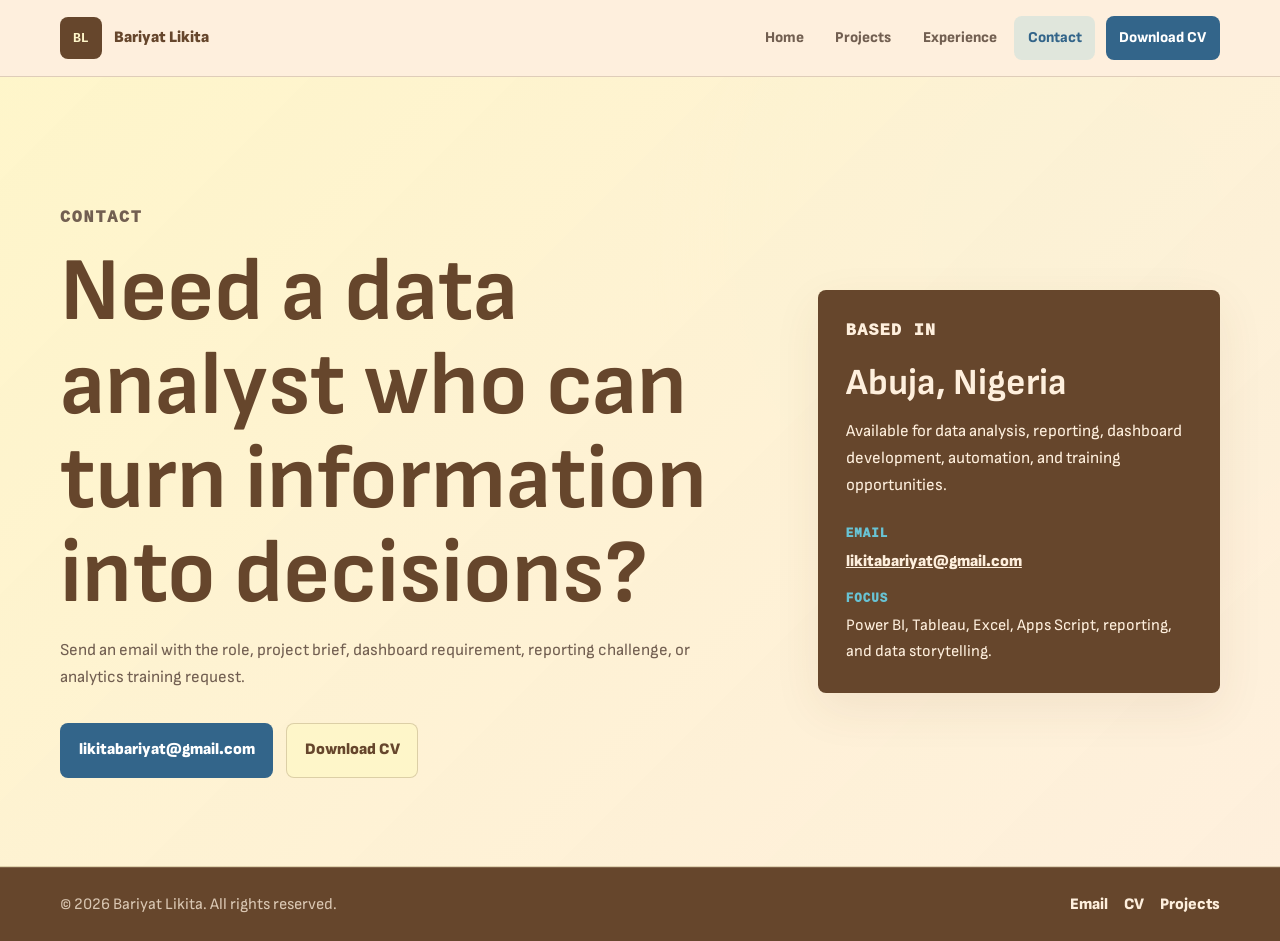
<file: contact.html>
<!doctype html>
<html lang="en">
  <head>
    <meta charset="utf-8" />
    <meta name="viewport" content="width=device-width, initial-scale=1" />
    <meta
      name="description"
      content="Contact Bariyat Likita for data analysis, Power BI dashboard development, reporting, automation, and analytics training."
    />
    <title>Contact | Bariyat Likita</title>
    <link rel="stylesheet" href="styles.css" />
  </head>
  <body>
    <a class="skip-link" href="#main">Skip to content</a>

    <header class="site-header" data-header>
      <nav class="nav" aria-label="Primary navigation">
        <a class="brand" href="index.html" aria-label="Bariyat Likita home">
          <span class="brand-mark">BL</span>
          <span>Bariyat Likita</span>
        </a>
        <button class="nav-toggle" type="button" aria-label="Open menu" aria-expanded="false" data-nav-toggle>
          <span></span>
          <span></span>
          <span></span>
        </button>
        <div class="nav-panel" data-nav-panel>
          <a href="index.html">Home</a>
          <a href="projects.html">Projects</a>
          <a href="experience.html">Experience</a>
          <a href="contact.html" aria-current="page">Contact</a>
          <a class="nav-cta" href="assets/Bariyat-Likita-CV.pdf" download>Download CV</a>
        </div>
      </nav>
    </header>

    <main id="main">
      <section class="contact-hero">
        <div class="container contact-hero__grid">
          <div>
            <p class="eyebrow">Contact</p>
            <h1>Need a data analyst who can turn information into decisions?</h1>
            <p>
              Send an email with the role, project brief, dashboard requirement, reporting challenge, or analytics
              training request.
            </p>
            <div class="hero__actions">
              <a class="button button--primary" href="mailto:likitabariyat@gmail.com">likitabariyat@gmail.com</a>
              <a class="button button--secondary" href="assets/Bariyat-Likita-CV.pdf" download>Download CV</a>
            </div>
          </div>

          <aside class="contact-card" aria-label="Contact summary">
            <p class="contact-card__label">Based in</p>
            <h2>Abuja, Nigeria</h2>
            <p>Available for data analysis, reporting, dashboard development, automation, and training opportunities.</p>
            <dl class="contact-list">
              <div>
                <dt>Email</dt>
                <dd><a href="mailto:likitabariyat@gmail.com">likitabariyat@gmail.com</a></dd>
              </div>
              <div>
                <dt>Focus</dt>
                <dd>Power BI, Tableau, Excel, Apps Script, reporting, and data storytelling.</dd>
              </div>
            </dl>
          </aside>
        </div>
      </section>
    </main>

    <footer class="site-footer">
      <div class="container footer__inner">
        <p>&copy; <span data-year></span> Bariyat Likita. All rights reserved.</p>
        <div class="footer__links" aria-label="Professional links">
          <a href="mailto:likitabariyat@gmail.com">Email</a>
          <a href="assets/Bariyat-Likita-CV.pdf" download>CV</a>
          <a href="projects.html">Projects</a>
        </div>
      </div>
    </footer>

    <script src="script.js"></script>
  </body>
</html>
</file>
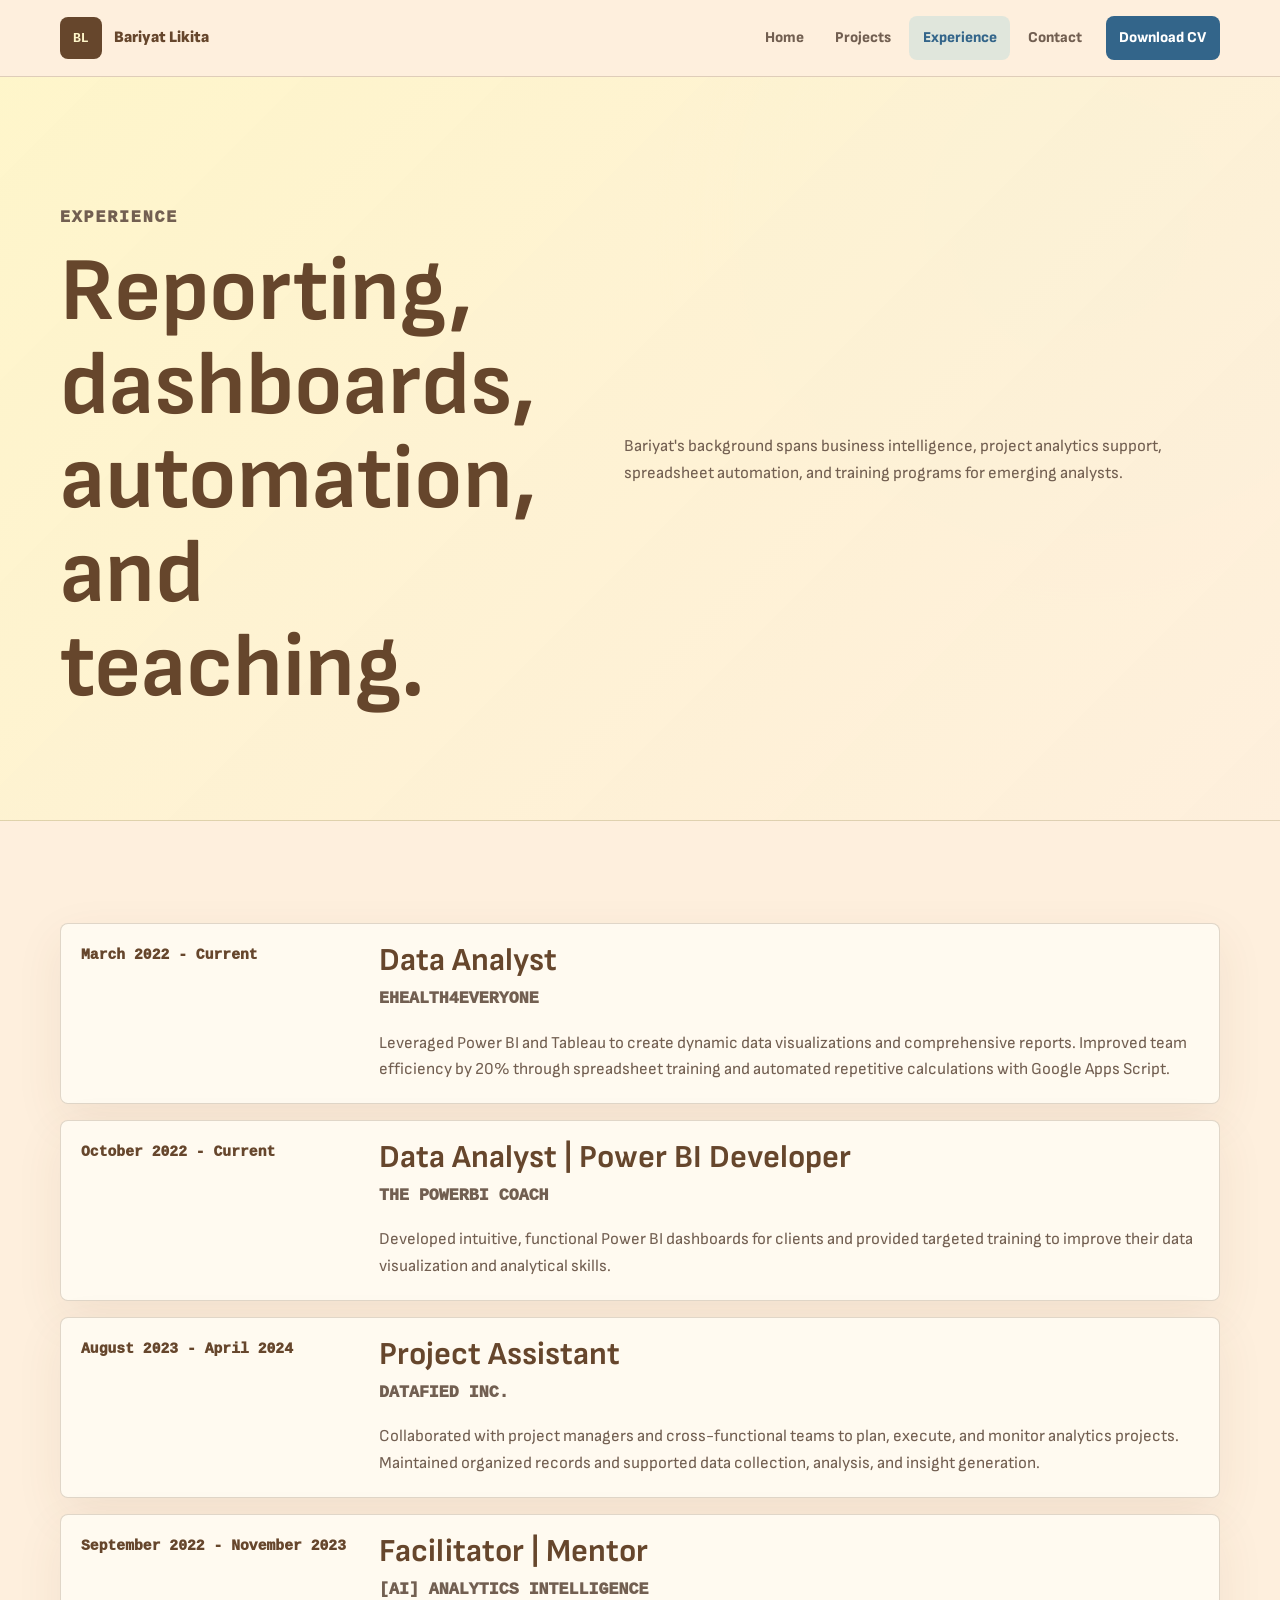
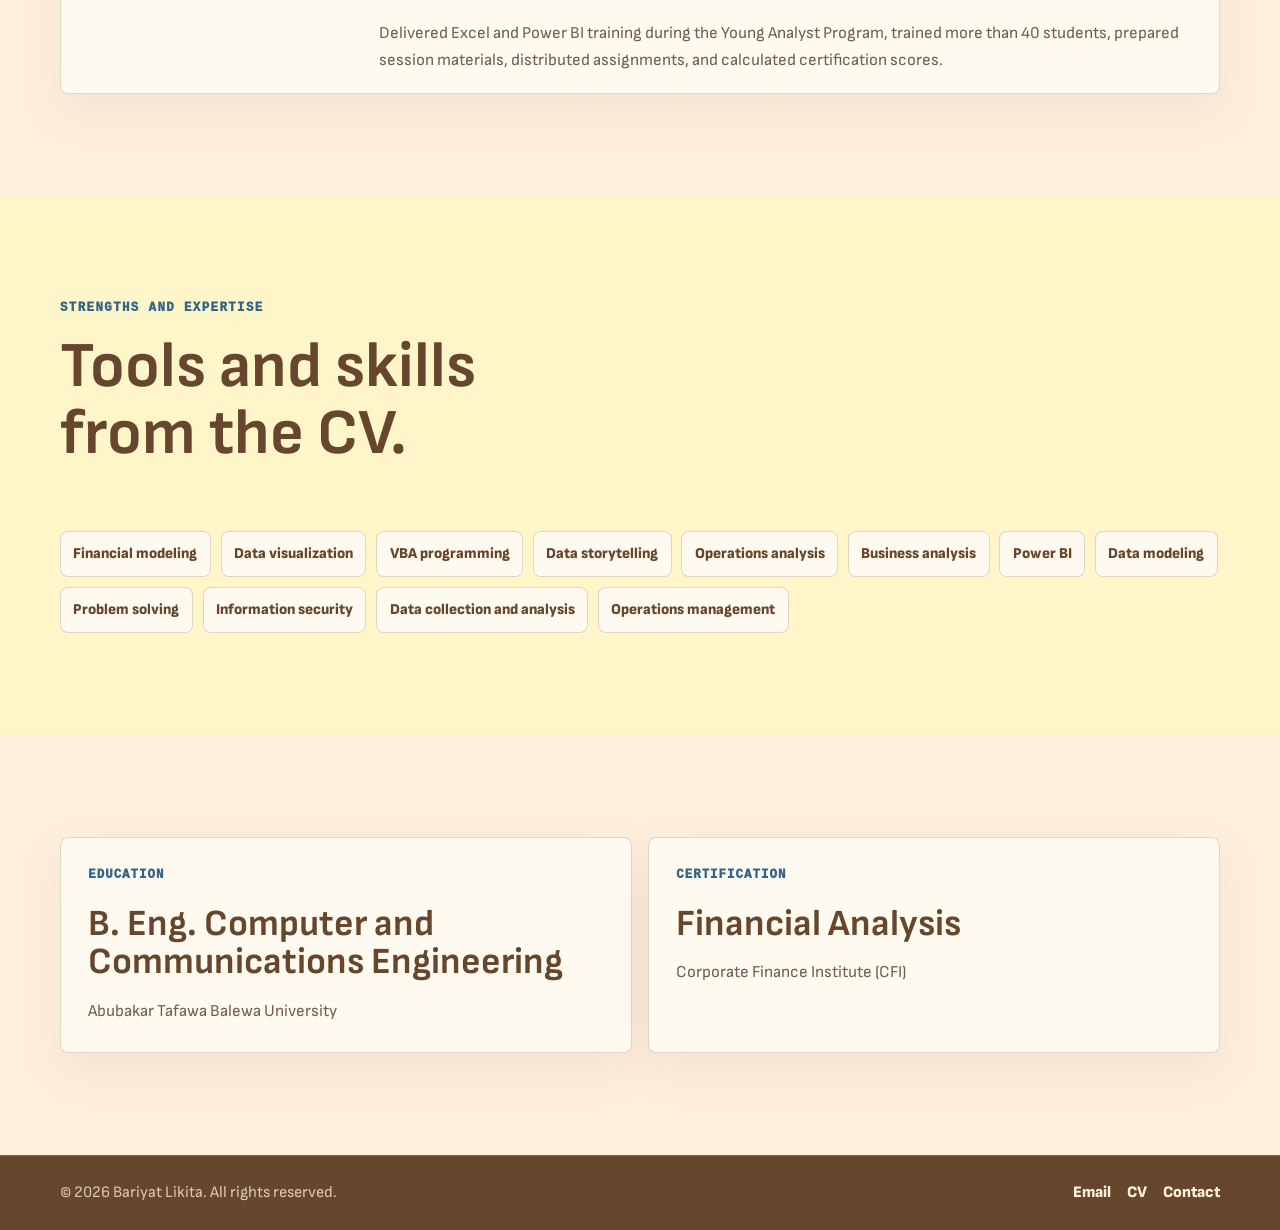
<file: experience.html>
<!doctype html>
<html lang="en">
  <head>
    <meta charset="utf-8" />
    <meta name="viewport" content="width=device-width, initial-scale=1" />
    <meta
      name="description"
      content="Professional experience, skills, education, and certification for Bariyat Likita, Data Analyst."
    />
    <title>Experience | Bariyat Likita</title>
    <link rel="stylesheet" href="styles.css" />
  </head>
  <body>
    <a class="skip-link" href="#main">Skip to content</a>

    <header class="site-header" data-header>
      <nav class="nav" aria-label="Primary navigation">
        <a class="brand" href="index.html" aria-label="Bariyat Likita home">
          <span class="brand-mark">BL</span>
          <span>Bariyat Likita</span>
        </a>
        <button class="nav-toggle" type="button" aria-label="Open menu" aria-expanded="false" data-nav-toggle>
          <span></span>
          <span></span>
          <span></span>
        </button>
        <div class="nav-panel" data-nav-panel>
          <a href="index.html">Home</a>
          <a href="projects.html">Projects</a>
          <a href="experience.html" aria-current="page">Experience</a>
          <a href="contact.html">Contact</a>
          <a class="nav-cta" href="assets/Bariyat-Likita-CV.pdf" download>Download CV</a>
        </div>
      </nav>
    </header>

    <main id="main">
      <section class="page-hero">
        <div class="container page-hero__grid">
          <div>
            <p class="eyebrow">Experience</p>
            <h1>Reporting, dashboards, automation, and teaching.</h1>
          </div>
          <p>
            Bariyat's background spans business intelligence, project analytics support, spreadsheet automation, and
            training programs for emerging analysts.
          </p>
        </div>
      </section>

      <section class="section">
        <div class="container timeline" aria-label="Professional experience timeline">
          <article class="timeline-item">
            <div class="timeline-item__date">March 2022 - Current</div>
            <div class="timeline-item__content">
              <h2>Data Analyst</h2>
              <p class="timeline-item__company">eHealth4everyone</p>
              <p>
                Leveraged Power BI and Tableau to create dynamic data visualizations and comprehensive reports. Improved
                team efficiency by 20% through spreadsheet training and automated repetitive calculations with Google
                Apps Script.
              </p>
            </div>
          </article>

          <article class="timeline-item">
            <div class="timeline-item__date">October 2022 - Current</div>
            <div class="timeline-item__content">
              <h2>Data Analyst | Power BI Developer</h2>
              <p class="timeline-item__company">The PowerBI Coach</p>
              <p>
                Developed intuitive, functional Power BI dashboards for clients and provided targeted training to improve
                their data visualization and analytical skills.
              </p>
            </div>
          </article>

          <article class="timeline-item">
            <div class="timeline-item__date">August 2023 - April 2024</div>
            <div class="timeline-item__content">
              <h2>Project Assistant</h2>
              <p class="timeline-item__company">Datafied Inc.</p>
              <p>
                Collaborated with project managers and cross-functional teams to plan, execute, and monitor analytics
                projects. Maintained organized records and supported data collection, analysis, and insight generation.
              </p>
            </div>
          </article>

          <article class="timeline-item">
            <div class="timeline-item__date">September 2022 - November 2023</div>
            <div class="timeline-item__content">
              <h2>Facilitator | Mentor</h2>
              <p class="timeline-item__company">[AI] Analytics Intelligence</p>
              <p>
                Delivered Excel and Power BI training during the Young Analyst Program, trained more than 40 students,
                prepared session materials, distributed assignments, and calculated certification scores.
              </p>
            </div>
          </article>
        </div>
      </section>

      <section class="section section--tinted">
        <div class="container">
          <div class="section-heading">
            <div>
              <p class="eyebrow">Strengths and expertise</p>
              <h2>Tools and skills from the CV.</h2>
            </div>
          </div>
          <ul class="skill-list" aria-label="Core data analytics skills">
            <li>Financial modeling</li>
            <li>Data visualization</li>
            <li>VBA programming</li>
            <li>Data storytelling</li>
            <li>Operations analysis</li>
            <li>Business analysis</li>
            <li>Power BI</li>
            <li>Data modeling</li>
            <li>Problem solving</li>
            <li>Information security</li>
            <li>Data collection and analysis</li>
            <li>Operations management</li>
          </ul>
        </div>
      </section>

      <section class="section">
        <div class="container credential-grid">
          <article class="credential-card">
            <span>Education</span>
            <h2>B. Eng. Computer and Communications Engineering</h2>
            <p>Abubakar Tafawa Balewa University</p>
          </article>
          <article class="credential-card">
            <span>Certification</span>
            <h2>Financial Analysis</h2>
            <p>Corporate Finance Institute (CFI)</p>
          </article>
        </div>
      </section>
    </main>

    <footer class="site-footer">
      <div class="container footer__inner">
        <p>&copy; <span data-year></span> Bariyat Likita. All rights reserved.</p>
        <div class="footer__links" aria-label="Professional links">
          <a href="mailto:likitabariyat@gmail.com">Email</a>
          <a href="assets/Bariyat-Likita-CV.pdf" download>CV</a>
          <a href="contact.html">Contact</a>
        </div>
      </div>
    </footer>

    <script src="script.js"></script>
  </body>
</html>
</file>
<file: styles.css>
@import url("https://fonts.googleapis.com/css2?family=Cousine:wght@400;700&family=Sofia+Sans:ital,wght@0,400..900;1,400..900&display=swap");

:root {
  --font-sans:
    "Sofia Sans", Inter, ui-sans-serif, system-ui, -apple-system, BlinkMacSystemFont, "Segoe UI", sans-serif;
  --font-mono: "Cousine", "SFMono-Regular", Consolas, "Liberation Mono", monospace;
  --cream: #fef6c9;
  --brown: #66462c;
  --blue: #33658a;
  --aqua: #68c3d4;
  --ivory: #feefdd;
  --ink: #241a13;
  --muted: #725f51;
  --surface: #fffaf0;
  --line: rgba(102, 70, 44, 0.2);
  --shadow: 0 24px 70px rgba(36, 26, 19, 0.14);
  --radius: 8px;
  --max-width: 1160px;
}

* {
  box-sizing: border-box;
}

html {
  scroll-behavior: smooth;
}

body {
  margin: 0;
  background: var(--ivory);
  color: var(--ink);
  font-family: var(--font-sans);
  line-height: 1.6;
}

body.nav-open {
  overflow: hidden;
}

img {
  display: block;
  max-width: 100%;
}

a {
  color: inherit;
  text-decoration: none;
}

button {
  cursor: pointer;
  font: inherit;
}

.skip-link {
  position: fixed;
  left: 1rem;
  top: 1rem;
  z-index: 100;
  transform: translateY(-150%);
  background: var(--blue);
  color: white;
  padding: 0.7rem 1rem;
  border-radius: var(--radius);
}

.skip-link:focus {
  transform: translateY(0);
}

.container {
  width: min(var(--max-width), calc(100% - 2rem));
  margin-inline: auto;
}

.section {
  padding: clamp(4.5rem, 8vw, 7rem) 0;
}

.section--tinted {
  background: var(--cream);
}

.site-header {
  position: sticky;
  top: 0;
  z-index: 50;
  background: color-mix(in srgb, var(--ivory) 92%, transparent);
  border-bottom: 1px solid var(--line);
  backdrop-filter: blur(16px);
}

.nav {
  width: min(var(--max-width), calc(100% - 2rem));
  min-height: 76px;
  margin-inline: auto;
  display: flex;
  align-items: center;
  justify-content: space-between;
  gap: 1rem;
}

.brand {
  display: inline-flex;
  align-items: center;
  gap: 0.75rem;
  color: var(--brown);
  font-family: var(--font-sans);
  font-weight: 900;
}

.brand-mark {
  display: grid;
  width: 2.6rem;
  aspect-ratio: 1;
  place-items: center;
  border-radius: var(--radius);
  background: var(--brown);
  color: var(--cream);
  font-family: var(--font-mono);
  font-size: 0.82rem;
  font-weight: 700;
}

.nav-panel {
  display: flex;
  align-items: center;
  gap: 0.25rem;
}

.nav-panel a {
  border-radius: var(--radius);
  color: var(--muted);
  font-family: var(--font-sans);
  font-size: 0.94rem;
  font-weight: 800;
  padding: 0.65rem 0.85rem;
}

.nav-panel a:hover,
.nav-panel a:focus-visible,
.nav-panel a[aria-current="page"] {
  background: rgba(104, 195, 212, 0.2);
  color: var(--blue);
}

.nav-panel .nav-cta {
  margin-left: 0.4rem;
  background: var(--blue);
  color: white;
}

.nav-panel .nav-cta:hover,
.nav-panel .nav-cta:focus-visible {
  background: var(--brown);
  color: white;
}

.nav-toggle {
  display: none;
  width: 2.75rem;
  aspect-ratio: 1;
  border: 1px solid var(--line);
  border-radius: var(--radius);
  background: var(--surface);
  color: var(--brown);
  padding: 0;
}

.nav-toggle span {
  display: block;
  width: 1.1rem;
  height: 2px;
  margin: 3px auto;
  background: currentColor;
}

.hero {
  position: relative;
  min-height: calc(100vh - 76px);
  display: grid;
  align-items: end;
  overflow: hidden;
  padding: clamp(6rem, 11vw, 10rem) 0 clamp(4rem, 8vw, 6rem);
}

.hero__media,
.hero__overlay {
  position: absolute;
  inset: 0;
}

.hero__media img {
  width: 100%;
  height: 100%;
  object-fit: cover;
}

.hero__overlay {
  background:
    linear-gradient(90deg, rgba(36, 26, 19, 0.86), rgba(51, 101, 138, 0.66), rgba(104, 195, 212, 0.08)),
    linear-gradient(0deg, rgba(36, 26, 19, 0.76), transparent 50%);
}

.hero__content {
  position: relative;
  z-index: 1;
  color: var(--ivory);
}

.page-hero,
.contact-hero {
  padding: clamp(5rem, 10vw, 8rem) 0 clamp(3.5rem, 7vw, 5.5rem);
  background:
    linear-gradient(135deg, rgba(254, 246, 201, 0.94), rgba(254, 239, 221, 0.98)),
    radial-gradient(circle at 85% 20%, rgba(104, 195, 212, 0.4), transparent 35%);
  border-bottom: 1px solid var(--line);
}

.page-hero__grid,
.contact-hero__grid,
.split {
  display: grid;
  grid-template-columns: minmax(0, 0.9fr) minmax(0, 1.1fr);
  gap: clamp(2rem, 6vw, 5rem);
  align-items: center;
}

.contact-hero__grid {
  grid-template-columns: minmax(0, 1.1fr) minmax(20rem, 0.65fr);
}

.eyebrow {
  margin: 0 0 0.85rem;
  color: var(--blue);
  font-family: var(--font-mono);
  font-size: 0.78rem;
  font-weight: 950;
  letter-spacing: 0.11em;
  text-transform: uppercase;
}

.hero .eyebrow {
  color: var(--aqua);
}

h1,
h2,
h3,
p {
  margin-top: 0;
}

h1,
h2,
h3 {
  color: var(--brown);
  font-family: var(--font-sans);
  line-height: 1.05;
  letter-spacing: 0;
}

.hero h1 {
  color: var(--ivory);
}

h1 {
  max-width: 12ch;
  margin-bottom: 1rem;
  font-size: clamp(3.4rem, 10vw, 8rem);
}

.page-hero h1,
.contact-hero h1 {
  max-width: 13ch;
  font-size: clamp(2.8rem, 7vw, 5.8rem);
}

h2 {
  max-width: 13ch;
  margin-bottom: 1rem;
  font-size: clamp(2rem, 5vw, 4rem);
}

h3 {
  margin-bottom: 0.55rem;
  font-size: clamp(1.2rem, 2vw, 1.5rem);
}

.hero__lede,
.page-hero p,
.contact-hero p,
.prose p,
.feature-strip p,
.service-card p,
.project-card p,
.timeline-item p,
.credential-card p,
.contact-card p {
  color: var(--muted);
  font-size: 1.04rem;
}

.hero__lede {
  max-width: 48rem;
  color: rgba(254, 239, 221, 0.88);
  font-size: clamp(1.12rem, 2vw, 1.45rem);
}

.hero__actions {
  display: flex;
  flex-wrap: wrap;
  gap: 0.8rem;
  margin-top: 2rem;
}

.button {
  display: inline-flex;
  min-height: 3rem;
  align-items: center;
  justify-content: center;
  border: 1px solid transparent;
  border-radius: var(--radius);
  font-weight: 900;
  padding: 0.85rem 1.1rem;
  transition:
    transform 180ms ease,
    background 180ms ease,
    border-color 180ms ease;
}

.button:hover,
.button:focus-visible {
  transform: translateY(-2px);
}

.button--primary {
  background: var(--blue);
  color: white;
}

.button--primary:hover,
.button--primary:focus-visible {
  background: var(--brown);
}

.button--secondary {
  background: var(--cream);
  color: var(--brown);
  border-color: rgba(102, 70, 44, 0.22);
}

.button--secondary:hover,
.button--secondary:focus-visible {
  background: var(--aqua);
  color: var(--ink);
}

.metrics {
  padding: 1rem 0;
  background: var(--brown);
}

.metrics__grid {
  display: grid;
  grid-template-columns: repeat(3, minmax(0, 1fr));
  gap: 1px;
  background: rgba(254, 239, 221, 0.18);
}

.metrics article {
  min-height: 8.5rem;
  padding: 1.4rem;
  background: var(--brown);
  color: var(--ivory);
}

.metrics strong {
  display: block;
  color: var(--cream);
  font-family: var(--font-mono);
  font-size: clamp(2rem, 5vw, 3.2rem);
  line-height: 1;
}

.metrics span {
  display: block;
  margin-top: 0.6rem;
  color: rgba(254, 239, 221, 0.78);
}

.section-heading {
  display: flex;
  align-items: end;
  justify-content: space-between;
  gap: 1.5rem;
  margin-bottom: clamp(2rem, 5vw, 3rem);
}

.text-link {
  color: var(--blue);
  font-weight: 900;
}

.text-link:hover,
.text-link:focus-visible {
  color: var(--brown);
  text-decoration: underline;
}

.card-grid,
.project-grid {
  display: grid;
  grid-template-columns: repeat(3, minmax(0, 1fr));
  gap: 1rem;
}

.project-grid {
  grid-template-columns: repeat(2, minmax(0, 1fr));
}

.service-card,
.project-card,
.timeline-item,
.credential-card,
.contact-card {
  background: var(--surface);
  border: 1px solid var(--line);
  border-radius: var(--radius);
  box-shadow: 0 1rem 3rem rgba(102, 70, 44, 0.08);
}

.service-card {
  padding: clamp(1.2rem, 3vw, 1.6rem);
}

.service-card span,
.credential-card span,
.contact-card__label {
  display: block;
  margin-bottom: 1.2rem;
  color: var(--blue);
  font-family: var(--font-mono);
  font-size: 0.78rem;
  font-weight: 950;
  letter-spacing: 0.08em;
  text-transform: uppercase;
}

.feature-strip {
  display: grid;
  grid-template-columns: minmax(0, 1.1fr) minmax(0, 0.9fr) auto;
  gap: clamp(1.5rem, 4vw, 3rem);
  align-items: center;
  padding: clamp(1.4rem, 4vw, 2rem);
  background: var(--brown);
  border-radius: var(--radius);
}

.feature-strip h2,
.feature-strip p {
  color: var(--ivory);
}

.feature-strip .eyebrow {
  color: var(--aqua);
}

.filter-group {
  display: inline-flex;
  flex-wrap: wrap;
  gap: 0.45rem;
}

.filter {
  border: 1px solid var(--line);
  border-radius: var(--radius);
  background: var(--surface);
  color: var(--muted);
  font-family: var(--font-sans);
  font-size: 0.9rem;
  font-weight: 850;
  padding: 0.62rem 0.82rem;
}

.filter:hover,
.filter:focus-visible,
.filter.is-active {
  background: var(--blue);
  color: white;
  border-color: var(--blue);
}

.project-card {
  overflow: hidden;
  transition:
    transform 180ms ease,
    box-shadow 180ms ease;
}

.project-card:hover {
  transform: translateY(-5px);
  box-shadow: var(--shadow);
}

.project-card.is-hidden {
  display: none;
}

.project-card__image {
  aspect-ratio: 16 / 10;
  overflow: hidden;
  background: var(--cream);
}

.project-card__image img {
  width: 100%;
  height: 100%;
  object-fit: cover;
  transition: transform 260ms ease;
}

.project-card:hover img {
  transform: scale(1.04);
}

.project-card__body {
  padding: 1.2rem;
}

.project-card__meta,
.timeline-item__company {
  color: var(--blue);
  font-family: var(--font-mono);
  font-size: 0.84rem;
  font-weight: 950;
  text-transform: uppercase;
}

.timeline {
  display: grid;
  gap: 1rem;
}

.timeline-item {
  display: grid;
  grid-template-columns: minmax(11rem, 0.34fr) minmax(0, 1fr);
  gap: 1.2rem;
  padding: 1.25rem;
}

.timeline-item__date {
  color: var(--brown);
  font-family: var(--font-mono);
  font-size: 0.92rem;
  font-weight: 950;
}

.timeline-item h2 {
  max-width: none;
  margin-bottom: 0.55rem;
  font-size: clamp(1.45rem, 3vw, 2rem);
}

.timeline-item p:last-child,
.project-card p:last-child,
.service-card p:last-child,
.credential-card p:last-child,
.contact-card p:last-child {
  margin-bottom: 0;
}

.skill-list {
  display: flex;
  flex-wrap: wrap;
  gap: 0.6rem;
  padding: 0;
  margin: 0;
  list-style: none;
}

.skill-list li {
  border: 1px solid var(--line);
  border-radius: var(--radius);
  background: var(--surface);
  color: var(--brown);
  font-family: var(--font-sans);
  font-size: 0.94rem;
  font-weight: 850;
  padding: 0.62rem 0.78rem;
}

.credential-grid {
  display: grid;
  grid-template-columns: repeat(2, minmax(0, 1fr));
  gap: 1rem;
}

.credential-card,
.contact-card {
  padding: clamp(1.2rem, 3vw, 1.7rem);
}

.credential-card h2,
.contact-card h2 {
  max-width: none;
  font-size: clamp(1.55rem, 4vw, 2.3rem);
}

.contact-card {
  background: var(--brown);
  color: var(--ivory);
}

.contact-card h2,
.contact-card p,
.contact-card a {
  color: var(--ivory);
}

.contact-card__label,
.contact-card dt {
  color: var(--aqua);
  font-family: var(--font-mono);
}

.contact-list {
  display: grid;
  gap: 1rem;
  margin: 1.7rem 0 0;
}

.contact-list dt {
  font-size: 0.78rem;
  font-weight: 950;
  letter-spacing: 0.08em;
  text-transform: uppercase;
}

.contact-list dd {
  margin: 0.2rem 0 0;
}

.contact-list a {
  font-weight: 900;
  text-decoration: underline;
}

.site-footer {
  padding: 1.5rem 0;
  background: var(--brown);
  color: rgba(254, 239, 221, 0.76);
  border-top: 1px solid rgba(254, 239, 221, 0.16);
}

.footer__inner {
  display: flex;
  align-items: center;
  justify-content: space-between;
  gap: 1rem;
}

.footer__inner p {
  margin: 0;
}

.footer__links {
  display: flex;
  flex-wrap: wrap;
  gap: 1rem;
}

.footer__links a {
  color: var(--ivory);
  font-weight: 850;
}

@media (max-width: 900px) {
  .nav-toggle {
    display: block;
  }

  .nav-panel {
    position: fixed;
    inset: 76px 1rem auto;
    display: grid;
    gap: 0.35rem;
    padding: 0.75rem;
    background: var(--surface);
    border: 1px solid var(--line);
    border-radius: var(--radius);
    box-shadow: var(--shadow);
    transform-origin: top;
    transform: scaleY(0.95);
    opacity: 0;
    pointer-events: none;
    transition:
      opacity 180ms ease,
      transform 180ms ease;
  }

  body.nav-open .nav-panel {
    transform: scaleY(1);
    opacity: 1;
    pointer-events: auto;
  }

  .nav-panel .nav-cta {
    margin-left: 0;
  }

  .page-hero__grid,
  .contact-hero__grid,
  .split,
  .feature-strip,
  .timeline-item {
    grid-template-columns: 1fr;
  }

  .card-grid,
  .project-grid,
  .credential-grid {
    grid-template-columns: 1fr;
  }

  .section-heading {
    align-items: start;
    flex-direction: column;
  }
}

@media (max-width: 560px) {
  .container,
  .nav {
    width: min(100% - 1.25rem, var(--max-width));
  }

  .section {
    padding: 3.7rem 0;
  }

  .hero {
    min-height: calc(100vh - 76px);
  }

  h1 {
    font-size: clamp(3rem, 17vw, 4.7rem);
  }

  .page-hero h1,
  .contact-hero h1 {
    font-size: clamp(2.45rem, 13vw, 3.7rem);
  }

  h2 {
    font-size: clamp(1.9rem, 10vw, 2.7rem);
  }

  .hero__actions,
  .filter-group {
    width: 100%;
  }

  .button,
  .filter {
    width: 100%;
  }

  .metrics__grid {
    grid-template-columns: 1fr;
  }

  .footer__inner {
    align-items: flex-start;
    flex-direction: column;
  }
}

@media (prefers-reduced-motion: reduce) {
  *,
  *::before,
  *::after {
    scroll-behavior: auto !important;
    transition-duration: 0.01ms !important;
    animation-duration: 0.01ms !important;
    animation-iteration-count: 1 !important;
  }
}
</file>
